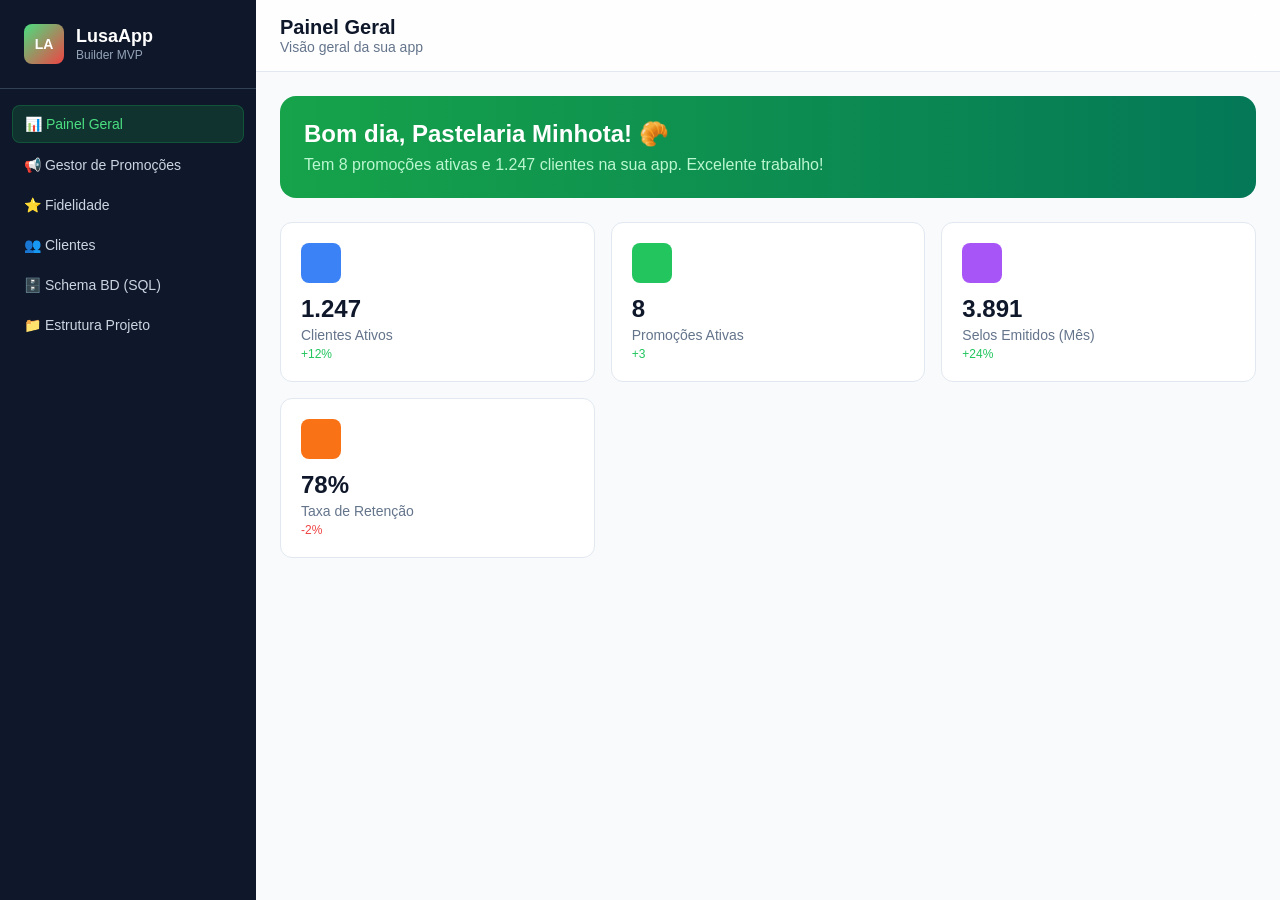
<file: public/index.html>
<!DOCTYPE html>
<html lang="pt-PT">
<head>
    <meta charset="UTF-8">
    <meta name="viewport" content="width=device-width, initial-scale=1.0">
    <title>LusaApp Builder — Plataforma SaaS para PMEs Portuguesas</title>
    <style>
        * {
            margin: 0;
            padding: 0;
            box-sizing: border-box;
        }
        
        body {
            font-family: -apple-system, BlinkMacSystemFont, 'Segoe UI', Roboto, 'Helvetica Neue', Arial, sans-serif;
            background-color: #f8fafc;
            color: #0f172a;
        }
        
        .container {
            display: flex;
            min-height: 100vh;
        }
        
        /* Sidebar */
        .sidebar {
            width: 256px;
            background-color: #0f172a;
            color: white;
            position: fixed;
            left: 0;
            top: 0;
            bottom: 0;
            display: flex;
            flex-direction: column;
            z-index: 50;
        }
        
        .sidebar-header {
            padding: 24px;
            border-bottom: 1px solid #334155;
        }
        
        .logo {
            display: flex;
            align-items: center;
            gap: 12px;
        }
        
        .logo-icon {
            width: 40px;
            height: 40px;
            background: linear-gradient(135deg, #4ade80, #ef4444);
            border-radius: 8px;
            display: flex;
            align-items: center;
            justify-content: center;
            font-weight: bold;
            font-size: 14px;
        }
        
        .logo-text h1 {
            font-size: 18px;
            font-weight: bold;
            line-height: 1.2;
        }
        
        .logo-text p {
            font-size: 12px;
            color: #94a3b8;
        }
        
        .nav {
            flex: 1;
            padding: 16px 12px;
            overflow-y: auto;
        }
        
        .nav-item {
            display: flex;
            align-items: center;
            gap: 12px;
            padding: 10px 12px;
            border-radius: 8px;
            font-size: 14px;
            font-weight: 500;
            cursor: pointer;
            transition: all 0.2s;
            margin-bottom: 4px;
            color: #cbd5e1;
        }
        
        .nav-item:hover {
            background-color: #1e293b;
            color: white;
        }
        
        .nav-item.active {
            background-color: rgba(22, 163, 74, 0.2);
            color: #4ade80;
            border: 1px solid rgba(22, 163, 74, 0.3);
        }
        
        /* Main Content */
        .main-content {
            margin-left: 256px;
            flex: 1;
        }
        
        .header {
            background-color: rgba(255, 255, 255, 0.8);
            backdrop-filter: blur(12px);
            border-bottom: 1px solid #e2e8f0;
            padding: 16px 24px;
            position: sticky;
            top: 0;
            z-index: 40;
        }
        
        .header h2 {
            font-size: 20px;
            font-weight: bold;
            color: #0f172a;
        }
        
        .header p {
            font-size: 14px;
            color: #64748b;
        }
        
        .content {
            padding: 24px;
        }
        
        /* Dashboard */
        .welcome-banner {
            background: linear-gradient(to right, #16a34a, #047857);
            border-radius: 16px;
            padding: 24px;
            color: white;
            margin-bottom: 24px;
        }
        
        .welcome-banner h3 {
            font-size: 24px;
            font-weight: bold;
            margin-bottom: 8px;
        }
        
        .welcome-banner p {
            color: #bbf7d0;
        }
        
        .stats-grid {
            display: grid;
            grid-template-columns: repeat(auto-fit, minmax(250px, 1fr));
            gap: 16px;
            margin-bottom: 24px;
        }
        
        .stat-card {
            background-color: white;
            border-radius: 12px;
            border: 1px solid #e2e8f0;
            padding: 20px;
            transition: box-shadow 0.2s;
        }
        
        .stat-card:hover {
            box-shadow: 0 4px 6px -1px rgba(0, 0, 0, 0.1);
        }
        
        .stat-icon {
            width: 40px;
            height: 40px;
            border-radius: 8px;
            margin-bottom: 12px;
        }
        
        .stat-value {
            font-size: 24px;
            font-weight: bold;
            color: #0f172a;
        }
        
        .stat-label {
            font-size: 14px;
            color: #64748b;
            margin-top: 4px;
        }
        
        .stat-change {
            font-size: 12px;
            margin-top: 4px;
        }
        
        .stat-change.positive {
            color: #22c55e;
        }
        
        .stat-change.negative {
            color: #ef4444;
        }
        
        /* Promotions */
        .promotion-card {
            background-color: white;
            border-radius: 12px;
            border: 1px solid #e2e8f0;
            padding: 20px;
            margin-bottom: 16px;
            transition: all 0.2s;
        }
        
        .promotion-card:hover {
            box-shadow: 0 4px 6px -1px rgba(0, 0, 0, 0.1);
        }
        
        .promotion-header {
            display: flex;
            justify-content: space-between;
            align-items: start;
            margin-bottom: 12px;
        }
        
        .promotion-type {
            display: inline-block;
            padding: 4px 8px;
            border-radius: 9999px;
            font-size: 12px;
            font-weight: 500;
        }
        
        .type-promocao {
            background-color: #dcfce7;
            color: #15803d;
        }
        
        .type-noticia {
            background-color: #dbeafe;
            color: #1e40af;
        }
        
        .type-evento {
            background-color: #f3e8ff;
            color: #6b21a8;
        }
        
        .promotion-title {
            font-size: 16px;
            font-weight: 600;
            color: #0f172a;
            margin-bottom: 8px;
        }
        
        .promotion-description {
            font-size: 14px;
            color: #64748b;
            margin-bottom: 12px;
        }
        
        .promotion-meta {
            display: flex;
            gap: 16px;
            font-size: 12px;
            color: #94a3b8;
        }
        
        /* Loyalty Card */
        .loyalty-card {
            width: 288px;
            background: linear-gradient(135deg, #fbbf24, #f97316);
            border-radius: 16px;
            padding: 20px;
            color: white;
            box-shadow: 0 10px 15px -3px rgba(0, 0, 0, 0.1);
            margin: 24px auto;
        }
        
        .loyalty-header {
            text-align: center;
            margin-bottom: 16px;
        }
        
        .loyalty-header p:first-child {
            font-size: 12px;
            font-weight: 500;
            opacity: 0.8;
        }
        
        .loyalty-header p:last-child {
            font-size: 18px;
            font-weight: bold;
        }
        
        .stamps-grid {
            display: grid;
            grid-template-columns: repeat(5, 1fr);
            gap: 8px;
            margin-bottom: 16px;
        }
        
        .stamp {
            width: 40px;
            height: 40px;
            border-radius: 50%;
            display: flex;
            align-items: center;
            justify-content: center;
            font-size: 18px;
        }
        
        .stamp.filled {
            background-color: rgba(255, 255, 255, 0.9);
            color: #ea580c;
        }
        
        .stamp.empty {
            background-color: rgba(255, 255, 255, 0.2);
            color: rgba(255, 255, 255, 0.5);
        }
        
        .loyalty-footer {
            text-align: center;
        }
        
        .loyalty-footer p:first-child {
            font-size: 14px;
            font-weight: 500;
        }
        
        .loyalty-footer p:last-child {
            font-size: 12px;
            opacity: 0.8;
        }
        
        /* Schema */
        .code-block {
            background-color: #0f172a;
            border-radius: 12px;
            overflow: hidden;
        }
        
        .code-header {
            padding: 8px 16px;
            background-color: #1e293b;
            border-bottom: 1px solid #334155;
        }
        
        .code-header span {
            font-size: 12px;
            font-family: monospace;
            color: #94a3b8;
        }
        
        .code-content {
            padding: 16px;
            overflow-x: auto;
        }
        
        .code-content pre {
            font-family: 'JetBrains Mono', 'Fira Code', monospace;
            font-size: 13px;
            line-height: 1.6;
            color: #4ade80;
            white-space: pre;
        }
        
        /* Customers Table */
        .table-container {
            background-color: white;
            border-radius: 12px;
            border: 1px solid #e2e8f0;
            overflow: hidden;
        }
        
        table {
            width: 100%;
            border-collapse: collapse;
        }
        
        thead {
            background-color: #f8fafc;
            border-bottom: 1px solid #e2e8f0;
        }
        
        th {
            text-align: left;
            padding: 12px 20px;
            font-size: 12px;
            font-weight: 500;
            color: #64748b;
            text-transform: uppercase;
        }
        
        tbody tr {
            border-bottom: 1px solid #f1f5f9;
            transition: background-color 0.2s;
        }
        
        tbody tr:hover {
            background-color: #f8fafc;
        }
        
        td {
            padding: 12px 20px;
            font-size: 14px;
        }
        
        .customer-info {
            display: flex;
            align-items: center;
            gap: 12px;
        }
        
        .customer-avatar {
            width: 32px;
            height: 32px;
            background: linear-gradient(135deg, #4ade80, #10b981);
            border-radius: 50%;
            display: flex;
            align-items: center;
            justify-content: center;
            color: white;
            font-size: 12px;
            font-weight: bold;
        }
        
        .customer-name {
            font-weight: 500;
            color: #0f172a;
        }
        
        .customer-email {
            font-size: 12px;
            color: #94a3b8;
        }
        
        .stamps-badge {
            display: flex;
            align-items: center;
            gap: 4px;
            justify-content: center;
        }
        
        .star-icon {
            color: #eab308;
            font-size: 14px;
        }
        
        /* Page Sections */
        .page-section {
            display: none;
        }
        
        .page-section.active {
            display: block;
        }
        
        /* Buttons */
        .btn {
            padding: 10px 16px;
            border-radius: 8px;
            font-size: 14px;
            font-weight: 500;
            cursor: pointer;
            transition: all 0.2s;
            border: none;
            display: inline-flex;
            align-items: center;
            gap: 8px;
        }
        
        .btn-primary {
            background-color: #16a34a;
            color: white;
        }
        
        .btn-primary:hover {
            background-color: #15803d;
        }
        
        .btn-secondary {
            background-color: white;
            color: #475569;
            border: 1px solid #cbd5e1;
        }
        
        .btn-secondary:hover {
            background-color: #f8fafc;
        }
        
        /* Info Boxes */
        .info-box {
            border-radius: 12px;
            padding: 16px;
            margin-top: 16px;
        }
        
        .info-box.rgpd {
            background-color: #fef3c7;
            border: 1px solid #fde68a;
        }
        
        .info-box.rgpd p:first-child {
            font-size: 14px;
            font-weight: 500;
            color: #92400e;
        }
        
        .info-box.rgpd p:last-child {
            font-size: 12px;
            color: #b45309;
            margin-top: 4px;
        }
        
        .info-box.security {
            background-color: #dbeafe;
            border: 1px solid #bfdbfe;
            display: flex;
            gap: 12px;
        }
        
        .info-box.security p:first-child {
            font-size: 14px;
            font-weight: 500;
            color: #1e40af;
        }
        
        .info-box.security p:last-child {
            font-size: 12px;
            color: #1e3a8a;
            margin-top: 4px;
        }
        
        /* Grid Layouts */
        .grid-2 {
            display: grid;
            grid-template-columns: repeat(auto-fit, minmax(300px, 1fr));
            gap: 24px;
            margin-bottom: 24px;
        }
        
        .grid-3 {
            display: grid;
            grid-template-columns: repeat(auto-fit, minmax(200px, 1fr));
            gap: 16px;
            margin-bottom: 24px;
        }
        
        .card {
            background-color: white;
            border-radius: 12px;
            border: 1px solid #e2e8f0;
            padding: 20px;
        }
        
        .card h4 {
            font-size: 16px;
            font-weight: 600;
            color: #0f172a;
            margin-bottom: 16px;
            display: flex;
            align-items: center;
            gap: 8px;
        }
        
        .card-item {
            display: flex;
            justify-content: space-between;
            align-items: center;
            padding: 12px;
            background-color: #f8fafc;
            border-radius: 8px;
            margin-bottom: 8px;
        }
        
        .card-item:last-child {
            margin-bottom: 0;
        }
        
        .card-item-label {
            font-size: 14px;
            color: #64748b;
        }
        
        .card-item-value {
            font-weight: bold;
            color: #0f172a;
        }
        
        /* Tech Stack */
        .tech-section {
            margin-bottom: 16px;
        }
        
        .tech-section h5 {
            font-size: 14px;
            font-weight: 500;
            margin-bottom: 8px;
        }
        
        .tech-section.blue h5 {
            color: #1e40af;
        }
        
        .tech-section.green h5 {
            color: #15803d;
        }
        
        .tech-section.purple h5 {
            color: #6b21a8;
        }
        
        .tech-section.orange h5 {
            color: #c2410c;
        }
        
        .tech-section ul {
            list-style: none;
            font-size: 12px;
            color: #64748b;
        }
        
        .tech-section ul li {
            margin-bottom: 4px;
        }
        
        /* File Tree */
        .file-tree {
            font-family: monospace;
            font-size: 14px;
            line-height: 1.8;
        }
        
        .file-tree p {
            margin: 0;
        }
        
        .file-tree .indent-1 {
            padding-left: 20px;
        }
        
        .file-tree .indent-2 {
            padding-left: 40px;
        }
        
        .file-tree .indent-3 {
            padding-left: 60px;
        }
        
        .file-tree .comment {
            color: #94a3b8;
        }
    </style>
</head>
<body>
    <div class="container">
        <!-- Sidebar -->
        <aside class="sidebar">
            <div class="sidebar-header">
                <div class="logo">
                    <div class="logo-icon">LA</div>
                    <div class="logo-text">
                        <h1>LusaApp</h1>
                        <p>Builder MVP</p>
                    </div>
                </div>
            </div>
            
            <nav class="nav">
                <div class="nav-item active" data-page="dashboard">
                    📊 Painel Geral
                </div>
                <div class="nav-item" data-page="promotions">
                    📢 Gestor de Promoções
                </div>
                <div class="nav-item" data-page="loyalty">
                    ⭐ Fidelidade
                </div>
                <div class="nav-item" data-page="customers">
                    👥 Clientes
                </div>
                <div class="nav-item" data-page="schema">
                    🗄️ Schema BD (SQL)
                </div>
                <div class="nav-item" data-page="structure">
                    📁 Estrutura Projeto
                </div>
            </nav>
        </aside>
        
        <!-- Main Content -->
        <div class="main-content">
            <header class="header">
                <h2 id="page-title">Painel Geral</h2>
                <p id="page-subtitle">Visão geral da sua app</p>
            </header>
            
            <main class="content">
                <!-- Dashboard Page -->
                <div id="dashboard" class="page-section active">
                    <div class="welcome-banner">
                        <h3>Bom dia, Pastelaria Minhota! 🥐</h3>
                        <p>Tem 8 promoções ativas e 1.247 clientes na sua app. Excelente trabalho!</p>
                    </div>
                    
                    <div class="stats-grid">
                        <div class="stat-card">
                            <div class="stat-icon" style="background-color: #3b82f6;"></div>
                            <div class="stat-value">1.247</div>
                            <div class="stat-label">Clientes Ativos</div>
                            <div class="stat-change positive">+12%</div>
                        </div>
                        <div class="stat-card">
                            <div class="stat-icon" style="background-color: #22c55e;"></div>
                            <div class="stat-value">8</div>
                            <div class="stat-label">Promoções Ativas</div>
                            <div class="stat-change positive">+3</div>
                        </div>
                        <div class="stat-card">
                            <div class="stat-icon" style="background-color: #a855f7;"></div>
                            <div class="stat-value">3.891</div>
                            <div class="stat-label">Selos Emitidos (Mês)</div>
                            <div class="stat-change positive">+24%</div>
                        </div>
                        <div class="stat-card">
                            <div class="stat-icon" style="background-color: #f97316;"></div>
                            <div class="stat-value">78%</div>
                            <div class="stat-label">Taxa de Retenção</div>
                            <div class="stat-change negative">-2%</div>
                        </div>
                    </div>
                </div>
                
                <!-- Promotions Page -->
                <div id="promotions" class="page-section">
                    <div class="promotion-card">
                        <div class="promotion-header">
                            <div>
                                <span class="promotion-type type-promocao">🏷️ Promoção</span>
                                <span class="promotion-type" style="background-color: #d1fae5; color: #065f46; margin-left: 8px;">✓ Publicada</span>
                            </div>
                        </div>
                        <div class="promotion-title">Bolo Rei Tradicional — 20% Desconto</div>
                        <div class="promotion-description">Este Natal, celebre connosco! Bolo Rei feito à mão com frutos secos premium.</div>
                        <div class="promotion-meta">
                            <span>📅 Criado: 2024-12-01</span>
                            <span>🏷️ Expira: 2024-12-31</span>
                        </div>
                    </div>
                    
                    <div class="promotion-card">
                        <div class="promotion-header">
                            <div>
                                <span class="promotion-type type-noticia">📰 Notícia</span>
                                <span class="promotion-type" style="background-color: #d1fae5; color: #065f46; margin-left: 8px;">✓ Publicada</span>
                            </div>
                        </div>
                        <div class="promotion-title">Novos Pastéis de Nata Sem Glúten</div>
                        <div class="promotion-description">Já experimentou os nossos novos pastéis de nata sem glúten? Receita artesanal.</div>
                        <div class="promotion-meta">
                            <span>📅 Criado: 2024-11-28</span>
                        </div>
                    </div>
                    
                    <div class="promotion-card">
                        <div class="promotion-header">
                            <div>
                                <span class="promotion-type type-evento">📅 Evento</span>
                                <span class="promotion-type" style="background-color: #f1f5f9; color: #64748b; margin-left: 8px;">Rascunho</span>
                            </div>
                        </div>
                        <div class="promotion-title">Workshop de Confeitaria — Janeiro 2025</div>
                        <div class="promotion-description">Aprenda a fazer os nossos famosos travesseiros de Sintra. Vagas limitadas!</div>
                        <div class="promotion-meta">
                            <span>📅 Criado: 2024-11-25</span>
                            <span>🏷️ Expira: 2025-01-15</span>
                        </div>
                    </div>
                </div>
                
                <!-- Loyalty Page -->
                <div id="loyalty" class="page-section">
                    <div style="background: linear-gradient(to right, #9333ea, #4338ca); border-radius: 16px; padding: 24px; color: white; margin-bottom: 24px;">
                        <h3 style="font-size: 20px; font-weight: bold; margin-bottom: 8px;">⭐ Cartão de Fidelidade Digital</h3>
                        <p style="color: #e9d5ff; margin-bottom: 16px;">Configure a regra de fidelidade que aparece na app dos seus clientes.</p>
                        <div style="background-color: rgba(255, 255, 255, 0.1); border-radius: 12px; padding: 16px;">
                            <p style="font-size: 14px; font-weight: 500; color: #e9d5ff;">Regra Atual:</p>
                            <p style="font-size: 24px; font-weight: bold; margin-top: 4px;">Compra 9, ganha 1 grátis 🎉</p>
                        </div>
                    </div>
                    
                    <div class="grid-2">
                        <div class="card">
                            <h4>⭐ Configuração dos Selos</h4>
                            <div class="card-item">
                                <span class="card-item-label">Selos por compra</span>
                                <span class="card-item-value">1</span>
                            </div>
                            <div class="card-item">
                                <span class="card-item-label">Selos necessários</span>
                                <span class="card-item-value">9</span>
                            </div>
                            <div class="card-item">
                                <span class="card-item-label">Recompensa</span>
                                <span class="card-item-value" style="color: #9333ea;">1 Produto Grátis</span>
                            </div>
                            <div class="card-item">
                                <span class="card-item-label">Validade</span>
                                <span class="card-item-value">Sem expiração</span>
                            </div>
                        </div>
                        
                        <div class="card">
                            <h4>🎁 Estatísticas</h4>
                            <div style="background-color: #f0fdf4; border-radius: 8px; padding: 12px; margin-bottom: 8px;">
                                <div style="font-size: 24px; font-weight: bold; color: #15803d;">342</div>
                                <div style="font-size: 14px; color: #16a34a;">Recompensas resgatadas</div>
                            </div>
                            <div style="background-color: #eff6ff; border-radius: 8px; padding: 12px; margin-bottom: 8px;">
                                <div style="font-size: 24px; font-weight: bold; color: #1e40af;">67%</div>
                                <div style="font-size: 14px; color: #2563eb;">Clientes que completaram</div>
                            </div>
                            <div style="background-color: #faf5ff; border-radius: 8px; padding: 12px;">
                                <div style="font-size: 24px; font-weight: bold; color: #6b21a8;">4.2</div>
                                <div style="font-size: 14px; color: #7c3aed;">Média de selos/cliente</div>
                            </div>
                        </div>
                    </div>
                    
                    <div class="card">
                        <h4>Pré-visualização do Cartão (App do Cliente)</h4>
                        <div class="loyalty-card">
                            <div class="loyalty-header">
                                <p>Pastelaria Minhota</p>
                                <p>Cartão de Fidelidade</p>
                            </div>
                            <div class="stamps-grid">
                                <div class="stamp filled">⭐</div>
                                <div class="stamp filled">⭐</div>
                                <div class="stamp filled">⭐</div>
                                <div class="stamp filled">⭐</div>
                                <div class="stamp filled">⭐</div>
                                <div class="stamp filled">⭐</div>
                                <div class="stamp empty">○</div>
                                <div class="stamp empty">○</div>
                                <div class="stamp empty">○</div>
                            </div>
                            <div class="loyalty-footer">
                                <p>6 de 9 selos</p>
                                <p>Faltam 3 para a recompensa!</p>
                            </div>
                        </div>
                    </div>
                </div>
                
                <!-- Customers Page -->
                <div id="customers" class="page-section">
                    <div class="grid-3">
                        <div class="card">
                            <div style="font-size: 14px; color: #64748b;">Total de Clientes</div>
                            <div style="font-size: 24px; font-weight: bold; color: #0f172a; margin-top: 4px;">1.247</div>
                            <div style="font-size: 12px; color: #22c55e; margin-top: 4px;">+23 esta semana</div>
                        </div>
                        <div class="card">
                            <div style="font-size: 14px; color: #64748b;">Clientes Ativos (30d)</div>
                            <div style="font-size: 24px; font-weight: bold; color: #0f172a; margin-top: 4px;">892</div>
                            <div style="font-size: 12px; color: #22c55e; margin-top: 4px;">71.5% do total</div>
                        </div>
                        <div class="card">
                            <div style="font-size: 14px; color: #64748b;">Novos Registos (Mês)</div>
                            <div style="font-size: 24px; font-weight: bold; color: #0f172a; margin-top: 4px;">156</div>
                            <div style="font-size: 12px; color: #22c55e; margin-top: 4px;">+18% vs anterior</div>
                        </div>
                    </div>
                    
                    <div class="table-container">
                        <table>
                            <thead>
                                <tr>
                                    <th>Cliente</th>
                                    <th>Contacto</th>
                                    <th style="text-align: center;">Selos</th>
                                    <th style="text-align: center;">Visitas</th>
                                    <th>Última Visita</th>
                                </tr>
                            </thead>
                            <tbody>
                                <tr>
                                    <td>
                                        <div class="customer-info">
                                            <div class="customer-avatar">MS</div>
                                            <div>
                                                <div class="customer-name">Maria Silva</div>
                                                <div class="customer-email">maria@email.pt</div>
                                            </div>
                                        </div>
                                    </td>
                                    <td>+351 912 345 678</td>
                                    <td style="text-align: center;">
                                        <div class="stamps-badge">
                                            <span class="star-icon">⭐</span>
                                            <span>7/9</span>
                                        </div>
                                    </td>
                                    <td style="text-align: center;">23</td>
                                    <td>2024-12-10</td>
                                </tr>
                                <tr>
                                    <td>
                                        <div class="customer-info">
                                            <div class="customer-avatar">JS</div>
                                            <div>
                                                <div class="customer-name">João Santos</div>
                                                <div class="customer-email">joao@email.pt</div>
                                            </div>
                                        </div>
                                    </td>
                                    <td>+351 923 456 789</td>
                                    <td style="text-align: center;">
                                        <div class="stamps-badge">
                                            <span class="star-icon">⭐</span>
                                            <span>3/9</span>
                                        </div>
                                    </td>
                                    <td style="text-align: center;">12</td>
                                    <td>2024-12-09</td>
                                </tr>
                                <tr>
                                    <td>
                                        <div class="customer-info">
                                            <div class="customer-avatar">AC</div>
                                            <div>
                                                <div class="customer-name">Ana Costa</div>
                                                <div class="customer-email">ana@email.pt</div>
                                            </div>
                                        </div>
                                    </td>
                                    <td>+351 934 567 890</td>
                                    <td style="text-align: center;">
                                        <div class="stamps-badge">
                                            <span class="star-icon">⭐</span>
                                            <span>9/9</span>
                                        </div>
                                    </td>
                                    <td style="text-align: center;">34</td>
                                    <td>2024-12-10</td>
                                </tr>
                            </tbody>
                        </table>
                    </div>
                    
                    <div class="info-box rgpd">
                        <p>🇵🇹 Conformidade RGPD</p>
                        <p>Todos os dados pessoais são armazenados em conformidade com o RGPD. Consentimentos registados.</p>
                    </div>
                </div>
                
                <!-- Schema Page -->
                <div id="schema" class="page-section">
                    <div class="grid-3">
                        <div class="card">
                            <span style="font-size: 20px;">👤</span>
                            <div style="font-size: 12px; font-family: monospace; font-weight: bold; color: #0f172a; margin-top: 4px;">profiles</div>
                            <div style="font-size: 12px; color: #64748b;">Comerciantes</div>
                        </div>
                        <div class="card">
                            <span style="font-size: 20px;">⚙️</span>
                            <div style="font-size: 12px; font-family: monospace; font-weight: bold; color: #0f172a; margin-top: 4px;">apps_config</div>
                            <div style="font-size: 12px; color: #64748b;">Config App</div>
                        </div>
                        <div class="card">
                            <span style="font-size: 20px;">📢</span>
                            <div style="font-size: 12px; font-family: monospace; font-weight: bold; color: #0f172a; margin-top: 4px;">posts</div>
                            <div style="font-size: 12px; color: #64748b;">Promoções</div>
                        </div>
                        <div class="card">
                            <span style="font-size: 20px;">🛒</span>
                            <div style="font-size: 12px; font-family: monospace; font-weight: bold; color: #0f172a; margin-top: 4px;">customers</div>
                            <div style="font-size: 12px; color: #64748b;">Clientes</div>
                        </div>
                        <div class="card">
                            <span style="font-size: 20px;">⭐</span>
                            <div style="font-size: 12px; font-family: monospace; font-weight: bold; color: #0f172a; margin-top: 4px;">loyalty_tx</div>
                            <div style="font-size: 12px; color: #64748b;">Transações</div>
                        </div>
                    </div>
                    
                    <div class="info-box security">
                        <div>
                            <p>🛡️ Row Level Security (RLS) Ativo</p>
                            <p>Cada comerciante apenas acede aos seus próprios dados.</p>
                        </div>
                    </div>
                    
                    <div class="code-block">
                        <div class="code-header">
                            <span>schema.sql</span>
                        </div>
                        <div class="code-content">
                            <pre>-- LusaApp Builder — Schema SQL (Supabase/PostgreSQL)

CREATE TABLE public.profiles (
  id UUID PRIMARY KEY REFERENCES auth.users(id),
  email TEXT NOT NULL UNIQUE,
  business_name TEXT NOT NULL,
  nif TEXT CHECK (nif ~ '^[0-9]{9}$'),
  business_type TEXT CHECK (business_type IN ('restauracao','beleza','retalho','servicos')),
  postal_code TEXT CHECK (postal_code ~ '^[0-9]{4}-[0-9]{3}$'),
  created_at TIMESTAMPTZ DEFAULT NOW()
);

CREATE TABLE public.posts (
  id UUID PRIMARY KEY DEFAULT gen_random_uuid(),
  merchant_id UUID REFERENCES public.profiles(id),
  title TEXT NOT NULL,
  description TEXT NOT NULL,
  post_type TEXT CHECK (post_type IN ('promocao','noticia','evento')),
  published BOOLEAN DEFAULT false,
  created_at TIMESTAMPTZ DEFAULT NOW()
);

CREATE TABLE public.customers (
  id UUID PRIMARY KEY DEFAULT gen_random_uuid(),
  merchant_id UUID REFERENCES public.profiles(id),
  phone TEXT, email TEXT,
  loyalty_stamps INTEGER DEFAULT 0,
  rgpd_consent BOOLEAN DEFAULT false,
  created_at TIMESTAMPTZ DEFAULT NOW()
);

-- Row Level Security
ALTER TABLE public.profiles ENABLE ROW LEVEL SECURITY;
CREATE POLICY "merchant_own_profile" ON public.profiles 
  FOR SELECT USING (auth.uid() = id);</pre>
                        </div>
                    </div>
                </div>
                
                <!-- Structure Page -->
                <div id="structure" class="page-section">
                    <div class="grid-3">
                        <div class="card" style="background-color: #dbeafe; border-color: #bfdbfe;">
                            <h4 style="color: #1e40af;">🌐 Dashboard</h4>
                            <p style="font-size: 12px; color: #1e3a8a;">Next.js 14 + Tailwind + shadcn/ui</p>
                        </div>
                        <div class="card" style="background-color: #dcfce7; border-color: #bbf7d0;">
                            <h4 style="color: #15803d;">📱 App Mobile</h4>
                            <p style="font-size: 12px; color: #14532d;">React Native + Expo (iOS/Android)</p>
                        </div>
                        <div class="card" style="background-color: #f3e8ff; border-color: #e9d5ff;">
                            <h4 style="color: #6b21a8;">🖥️ Backend</h4>
                            <p style="font-size: 12px; color: #581c87;">Supabase (PostgreSQL + Auth + Storage)</p>
                        </div>
                    </div>
                    
                    <div class="card">
                        <h4 style="color: #1e40af; background-color: #dbeafe; padding: 12px; border-radius: 8px; margin: -20px -20px 20px -20px; border-bottom: 1px solid #bfdbfe;">📁 apps/web/ — Dashboard (Next.js 14)</h4>
                        <div class="file-tree">
                            <p>📁 app/</p>
                            <p class="indent-1">📁 (auth)/</p>
                            <p class="indent-2">📄 login/page.tsx</p>
                            <p class="indent-2">📄 register/page.tsx</p>
                            <p class="indent-1">📁 (dashboard)/</p>
                            <p class="indent-2">📄 layout.tsx <span class="comment">— Sidebar + Header</span></p>
                            <p class="indent-2">📄 page.tsx <span class="comment">— Painel Geral</span></p>
                            <p class="indent-2">📁 promocoes/page.tsx <span class="comment">— Gestor ★</span></p>
                            <p>📁 components/</p>
                            <p class="indent-1">📄 promotion-form.tsx</p>
                            <p class="indent-1">📄 loyalty-config.tsx</p>
                            <p>📁 lib/supabase/</p>
                            <p class="indent-1">📄 client.ts <span class="comment">— Browser client</span></p>
                            <p class="indent-1">📄 server.ts <span class="comment">— Server client</span></p>
                        </div>
                    </div>
                    
                    <div class="card">
                        <h4 style="color: #15803d; background-color: #dcfce7; padding: 12px; border-radius: 8px; margin: -20px -20px 20px -20px; border-bottom: 1px solid #bbf7d0;">📁 apps/mobile/ — App Cliente (Expo)</h4>
                        <div class="file-tree">
                            <p>📁 app/ <span class="comment">— Expo Router</span></p>
                            <p class="indent-1">📄 index.tsx <span class="comment">— Feed Promoções</span></p>
                            <p class="indent-1">📄 login.tsx</p>
                            <p class="indent-1">📄 fidelidade.tsx <span class="comment">— Cartão + QR</span></p>
                            <p>📁 components/</p>
                            <p class="indent-1">📄 PromotionCard.tsx</p>
                            <p class="indent-1">📄 LoyaltyCard.tsx</p>
                            <p class="indent-1">📄 QRScanner.tsx</p>
                            <p>📁 services/</p>
                            <p class="indent-1">📄 supabase.ts</p>
                            <p class="indent-1">📄 payments.ts <span class="comment">— Stripe/MB Way</span></p>
                        </div>
                    </div>
                    
                    <div class="card">
                        <h4>🛠️ Stack Tecnológica</h4>
                        <div class="grid-2">
                            <div class="tech-section blue">
                                <h5>Frontend</h5>
                                <ul>
                                    <li>• Next.js 14 (App Router)</li>
                                    <li>• React 18 + TypeScript</li>
                                    <li>• Tailwind CSS + shadcn/ui</li>
                                    <li>• TanStack Query</li>
                                </ul>
                            </div>
                            <div class="tech-section green">
                                <h5>Mobile</h5>
                                <ul>
                                    <li>• React Native + Expo SDK 50+</li>
                                    <li>• Expo Router</li>
                                    <li>• Push Notifications</li>
                                    <li>• expo-camera (QR)</li>
                                </ul>
                            </div>
                            <div class="tech-section purple">
                                <h5>Backend</h5>
                                <ul>
                                    <li>• Supabase (PostgreSQL)</li>
                                    <li>• Supabase Auth + Storage</li>
                                    <li>• Edge Functions (Deno)</li>
                                    <li>• Vercel + EAS Build</li>
                                </ul>
                            </div>
                            <div class="tech-section orange">
                                <h5>Portugal</h5>
                                <ul>
                                    <li>• Stripe + IfthenPay (MB Way)</li>
                                    <li>• WhatsApp Business API</li>
                                    <li>• RGPD nativo</li>
                                    <li>• NIF + Código Postal PT</li>
                                </ul>
                            </div>
                        </div>
                    </div>
                </div>
            </main>
        </div>
    </div>
    
    <script>
        // Navigation
        const navItems = document.querySelectorAll('.nav-item');
        const pageSections = document.querySelectorAll('.page-section');
        const pageTitle = document.getElementById('page-title');
        const pageSubtitle = document.getElementById('page-subtitle');
        
        const pageConfig = {
            dashboard: { title: 'Painel Geral', subtitle: 'Visão geral da sua app' },
            promotions: { title: 'Gestor de Promoções', subtitle: 'Crie e publique promoções para a app dos seus clientes' },
            loyalty: { title: 'Cartão de Fidelidade', subtitle: 'Configure o programa de fidelidade digital' },
            customers: { title: 'Clientes', subtitle: 'Gerir a base de clientes da sua app' },
            schema: { title: 'PASSO 1 — Schema da Base de Dados', subtitle: 'SQL completo para Supabase com RLS' },
            structure: { title: 'PASSO 2 — Estrutura do Projeto', subtitle: 'Arquitetura monorepo Next.js + Expo' },
        };
        
        navItems.forEach(item => {
            item.addEventListener('click', () => {
                const page = item.getAttribute('data-page');
                
                // Update nav
                navItems.forEach(nav => nav.classList.remove('active'));
                item.classList.add('active');
                
                // Update page
                pageSections.forEach(section => section.classList.remove('active'));
                document.getElementById(page).classList.add('active');
                
                // Update header
                pageTitle.textContent = pageConfig[page].title;
                pageSubtitle.textContent = pageConfig[page].subtitle;
            });
        });
    </script>
</body>
</html>
</file>
